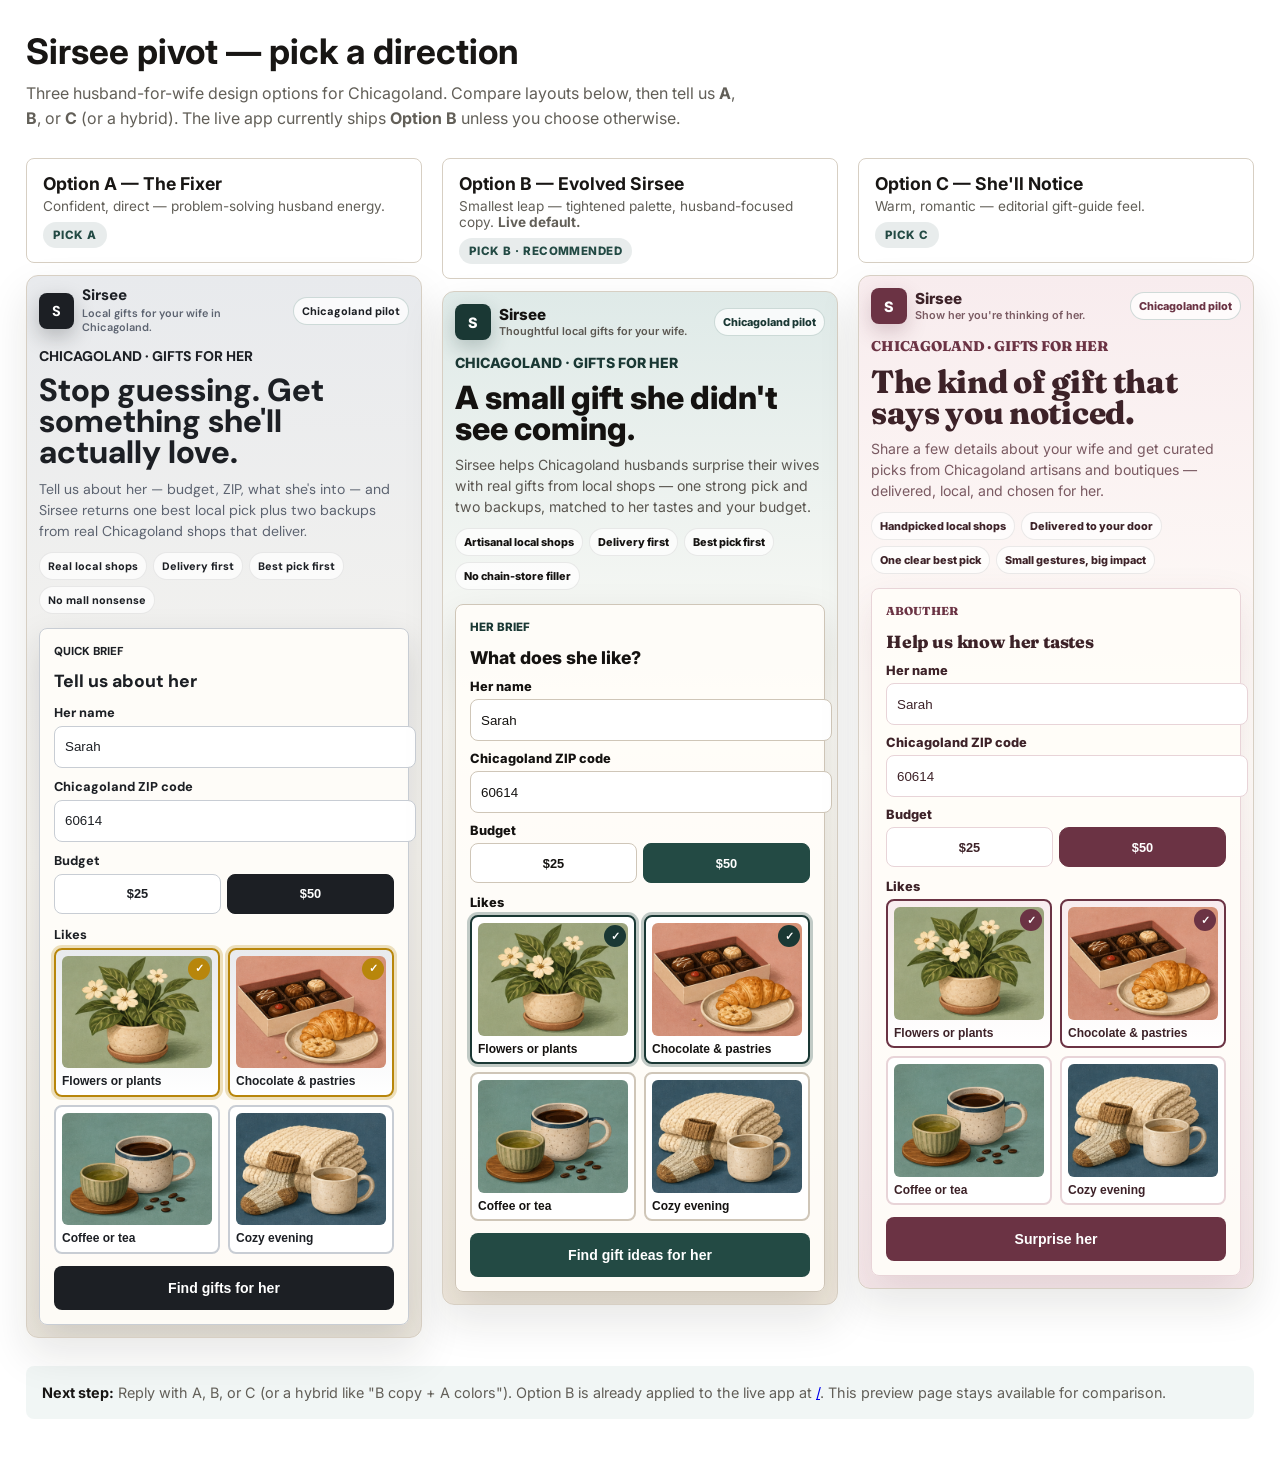
<file: design-preview.html>
<!doctype html>
<html lang="en">
  <head>
    <meta charset="UTF-8" />
    <meta name="viewport" content="width=device-width, initial-scale=1.0" />
    <title>Sirsee design preview — gifts for your wife</title>
    <link rel="preconnect" href="https://fonts.googleapis.com" />
    <link rel="preconnect" href="https://fonts.gstatic.com" crossorigin />
    <link
      href="https://fonts.googleapis.com/css2?family=DM+Sans:opsz,wght@9..40,400;600;700;800&family=Fraunces:opsz,wght@9..144,500;600;700&family=Inter:wght@400;600;700;800&display=swap"
      rel="stylesheet"
    />
    <link rel="stylesheet" href="./design-preview.css" />
  </head>
  <body>
    <div class="preview-page">
      <header class="preview-intro">
        <h1>Sirsee pivot — pick a direction</h1>
        <p>
          Three husband-for-wife design options for Chicagoland. Compare layouts below, then tell us
          <strong>A</strong>, <strong>B</strong>, or <strong>C</strong> (or a hybrid). The live app currently ships
          <strong>Option B</strong> unless you choose otherwise.
        </p>
      </header>

      <nav class="preview-tabs" aria-label="Design options">
        <a class="preview-tab" href="#theme-a">A — The Fixer</a>
        <a class="preview-tab" href="#theme-b">B — Evolved Sirsee</a>
        <a class="preview-tab" href="#theme-c">C — She'll Notice</a>
      </nav>
      <span id="theme-a" hidden></span>
      <span id="theme-b" hidden></span>
      <span id="theme-c" hidden></span>

      <div class="preview-grid">
        <!-- Option A -->
        <article class="preview-column" id="col-a">
          <div class="preview-column-header">
            <h2>Option A — The Fixer</h2>
            <p>Confident, direct — problem-solving husband energy.</p>
            <span class="preview-pick-label">Pick A</span>
          </div>
          <div class="preview-mockup theme-a">
            <div class="mock-shell">
              <div class="topbar">
                <div class="brand">
                  <span class="brand-mark">S</span>
                  <span>
                    <span class="brand-title">Sirsee</span>
                    <span class="brand-caption">Local gifts for your wife in Chicagoland.</span>
                  </span>
                </div>
                <span class="city-badge">Chicagoland pilot</span>
              </div>
              <section class="brief-screen">
                <div class="brief-copy">
                  <p class="eyebrow">Chicagoland · gifts for her</p>
                  <h1>Stop guessing. Get something she'll actually love.</h1>
                  <p>
                    Tell us about her — budget, ZIP, what she's into — and Sirsee returns one best local pick plus two
                    backups from real Chicagoland shops that deliver.
                  </p>
                  <div class="promise-list">
                    <span>Real local shops</span>
                    <span>Delivery first</span>
                    <span>Best pick first</span>
                    <span>No mall nonsense</span>
                  </div>
                </div>
                <form class="brief-panel">
                  <div class="section-heading">
                    <p class="eyebrow">Quick brief</p>
                    <h2>Tell us about her</h2>
                  </div>
                  <div class="field-grid">
                    <div class="field">
                      <span class="field-title">Her name</span>
                      <input class="input" type="text" value="Sarah" readonly />
                    </div>
                    <div class="field">
                      <span class="field-title">Chicagoland ZIP code</span>
                      <input class="input" type="text" value="60614" readonly />
                    </div>
                    <div class="field">
                      <span class="field-title">Budget</span>
                      <div class="segment-group">
                        <button class="segment" type="button">$25</button>
                        <button class="segment is-selected" type="button">$50</button>
                      </div>
                    </div>
                  </div>
                  <div class="field">
                    <span class="field-title">Likes</span>
                    <div class="like-grid">
                      <button class="like-tile is-selected" type="button">
                        <img src="./assets/likes/flowers-plants.png" alt="" />
                        <span>Flowers or plants</span>
                      </button>
                      <button class="like-tile is-selected" type="button">
                        <img src="./assets/likes/chocolate-pastries.png" alt="" />
                        <span>Chocolate &amp; pastries</span>
                      </button>
                      <button class="like-tile" type="button">
                        <img src="./assets/likes/coffee-tea.png" alt="" />
                        <span>Coffee or tea</span>
                      </button>
                      <button class="like-tile" type="button">
                        <img src="./assets/likes/cozy-night.png" alt="" />
                        <span>Cozy evening</span>
                      </button>
                    </div>
                  </div>
                  <button class="primary" type="button">Find gifts for her</button>
                </form>
              </section>
            </div>
          </div>
        </article>

        <!-- Option B -->
        <article class="preview-column" id="col-b">
          <div class="preview-column-header">
            <h2>Option B — Evolved Sirsee</h2>
            <p>Smallest leap — tightened palette, husband-focused copy. <strong>Live default.</strong></p>
            <span class="preview-pick-label">Pick B · Recommended</span>
          </div>
          <div class="preview-mockup theme-b">
            <div class="mock-shell">
              <div class="topbar">
                <div class="brand">
                  <span class="brand-mark">S</span>
                  <span>
                    <span class="brand-title">Sirsee</span>
                    <span class="brand-caption">Thoughtful local gifts for your wife.</span>
                  </span>
                </div>
                <span class="city-badge">Chicagoland pilot</span>
              </div>
              <section class="brief-screen">
                <div class="brief-copy">
                  <p class="eyebrow">Chicagoland · gifts for her</p>
                  <h1>A small gift she didn't see coming.</h1>
                  <p>
                    Sirsee helps Chicagoland husbands surprise their wives with real gifts from local shops — one strong
                    pick and two backups, matched to her tastes and your budget.
                  </p>
                  <div class="promise-list">
                    <span>Artisanal local shops</span>
                    <span>Delivery first</span>
                    <span>Best pick first</span>
                    <span>No chain-store filler</span>
                  </div>
                </div>
                <form class="brief-panel">
                  <div class="section-heading">
                    <p class="eyebrow">Her brief</p>
                    <h2>What does she like?</h2>
                  </div>
                  <div class="field-grid">
                    <div class="field">
                      <span class="field-title">Her name</span>
                      <input class="input" type="text" value="Sarah" readonly />
                    </div>
                    <div class="field">
                      <span class="field-title">Chicagoland ZIP code</span>
                      <input class="input" type="text" value="60614" readonly />
                    </div>
                    <div class="field">
                      <span class="field-title">Budget</span>
                      <div class="segment-group">
                        <button class="segment" type="button">$25</button>
                        <button class="segment is-selected" type="button">$50</button>
                      </div>
                    </div>
                  </div>
                  <div class="field">
                    <span class="field-title">Likes</span>
                    <div class="like-grid">
                      <button class="like-tile is-selected" type="button">
                        <img src="./assets/likes/flowers-plants.png" alt="" />
                        <span>Flowers or plants</span>
                      </button>
                      <button class="like-tile is-selected" type="button">
                        <img src="./assets/likes/chocolate-pastries.png" alt="" />
                        <span>Chocolate &amp; pastries</span>
                      </button>
                      <button class="like-tile" type="button">
                        <img src="./assets/likes/coffee-tea.png" alt="" />
                        <span>Coffee or tea</span>
                      </button>
                      <button class="like-tile" type="button">
                        <img src="./assets/likes/cozy-night.png" alt="" />
                        <span>Cozy evening</span>
                      </button>
                    </div>
                  </div>
                  <button class="primary" type="button">Find gift ideas for her</button>
                </form>
              </section>
            </div>
          </div>
        </article>

        <!-- Option C -->
        <article class="preview-column" id="col-c">
          <div class="preview-column-header">
            <h2>Option C — She'll Notice</h2>
            <p>Warm, romantic — editorial gift-guide feel.</p>
            <span class="preview-pick-label">Pick C</span>
          </div>
          <div class="preview-mockup theme-c">
            <div class="mock-shell">
              <div class="topbar">
                <div class="brand">
                  <span class="brand-mark">S</span>
                  <span>
                    <span class="brand-title">Sirsee</span>
                    <span class="brand-caption">Show her you're thinking of her.</span>
                  </span>
                </div>
                <span class="city-badge">Chicagoland pilot</span>
              </div>
              <section class="brief-screen">
                <div class="brief-copy">
                  <p class="eyebrow">Chicagoland · gifts for her</p>
                  <h1>The kind of gift that says you noticed.</h1>
                  <p>
                    Share a few details about your wife and get curated picks from Chicagoland artisans and boutiques —
                    delivered, local, and chosen for her.
                  </p>
                  <div class="promise-list">
                    <span>Handpicked local shops</span>
                    <span>Delivered to your door</span>
                    <span>One clear best pick</span>
                    <span>Small gestures, big impact</span>
                  </div>
                </div>
                <form class="brief-panel">
                  <div class="section-heading">
                    <p class="eyebrow">About her</p>
                    <h2>Help us know her tastes</h2>
                  </div>
                  <div class="field-grid">
                    <div class="field">
                      <span class="field-title">Her name</span>
                      <input class="input" type="text" value="Sarah" readonly />
                    </div>
                    <div class="field">
                      <span class="field-title">Chicagoland ZIP code</span>
                      <input class="input" type="text" value="60614" readonly />
                    </div>
                    <div class="field">
                      <span class="field-title">Budget</span>
                      <div class="segment-group">
                        <button class="segment" type="button">$25</button>
                        <button class="segment is-selected" type="button">$50</button>
                      </div>
                    </div>
                  </div>
                  <div class="field">
                    <span class="field-title">Likes</span>
                    <div class="like-grid">
                      <button class="like-tile is-selected" type="button">
                        <img src="./assets/likes/flowers-plants.png" alt="" />
                        <span>Flowers or plants</span>
                      </button>
                      <button class="like-tile is-selected" type="button">
                        <img src="./assets/likes/chocolate-pastries.png" alt="" />
                        <span>Chocolate &amp; pastries</span>
                      </button>
                      <button class="like-tile" type="button">
                        <img src="./assets/likes/coffee-tea.png" alt="" />
                        <span>Coffee or tea</span>
                      </button>
                      <button class="like-tile" type="button">
                        <img src="./assets/likes/cozy-night.png" alt="" />
                        <span>Cozy evening</span>
                      </button>
                    </div>
                  </div>
                  <button class="primary" type="button">Surprise her</button>
                </form>
              </section>
            </div>
          </div>
        </article>
      </div>

      <footer class="preview-footer">
        <strong>Next step:</strong> Reply with A, B, or C (or a hybrid like "B copy + A colors"). Option B is already
        applied to the live app at <a href="./">/</a>. This preview page stays available for comparison.
      </footer>
    </div>
    <script>
      const tabs = document.querySelectorAll(".preview-tab");
      const syncTabs = () => {
        const hash = location.hash || "#theme-b";
        tabs.forEach((tab) => {
          tab.classList.toggle("is-active", tab.getAttribute("href") === hash);
        });
      };
      window.addEventListener("hashchange", syncTabs);
      syncTabs();
    </script>
  </body>
</html>
</file>
<file: design-preview.css>
/* Design preview — three husband-for-wife directions. Not used by the live app. */

.preview-page {
  --preview-ink: #181614;
  --preview-muted: #625f58;
  max-width: 1400px;
  margin: 0 auto;
  padding: 24px 18px 48px;
  color: var(--preview-ink);
  font-family: Inter, ui-sans-serif, system-ui, sans-serif;
}

.preview-intro {
  max-width: 720px;
  margin-bottom: 28px;
}

.preview-intro h1 {
  margin: 0 0 10px;
  font-size: clamp(1.6rem, 4vw, 2.2rem);
  line-height: 1.1;
}

.preview-intro p {
  margin: 0;
  color: var(--preview-muted);
  line-height: 1.55;
}

.preview-tabs {
  display: none;
  gap: 8px;
  margin-bottom: 18px;
  overflow-x: auto;
  padding-bottom: 4px;
}

.preview-tab {
  flex-shrink: 0;
  padding: 10px 14px;
  border: 1px solid #d7cfc3;
  border-radius: 999px;
  background: #fff;
  color: var(--preview-ink);
  font-size: 0.82rem;
  font-weight: 800;
  text-decoration: none;
}

.preview-tab.is-active {
  background: #234a44;
  border-color: #234a44;
  color: #fff;
}

.preview-grid {
  display: grid;
  grid-template-columns: repeat(3, minmax(0, 1fr));
  gap: 20px;
  align-items: start;
}

.preview-column {
  min-width: 0;
}

.preview-column-header {
  margin-bottom: 12px;
  padding: 14px 16px;
  border: 1px solid #d7cfc3;
  border-radius: 8px;
  background: rgba(255, 255, 255, 0.9);
}

.preview-column-header h2 {
  margin: 0 0 4px;
  font-size: 1.1rem;
  line-height: 1.2;
}

.preview-column-header p {
  margin: 0;
  font-size: 0.85rem;
  color: var(--preview-muted);
}

.preview-pick-label {
  display: inline-block;
  margin-top: 8px;
  padding: 6px 10px;
  border-radius: 999px;
  background: rgba(35, 74, 68, 0.1);
  color: #234a44;
  font-size: 0.72rem;
  font-weight: 800;
  text-transform: uppercase;
  letter-spacing: 0.04em;
}

.preview-mockup {
  border: 1px solid #d7cfc3;
  border-radius: 12px;
  overflow: hidden;
  box-shadow: 0 18px 42px rgba(31, 28, 23, 0.1);
}

.preview-mockup .mock-shell {
  padding: 12px;
  min-height: 520px;
}

.preview-footer {
  margin-top: 28px;
  padding: 16px;
  border-radius: 8px;
  background: rgba(228, 238, 236, 0.5);
  color: var(--preview-muted);
  font-size: 0.9rem;
  line-height: 1.5;
}

.preview-footer strong {
  color: var(--preview-ink);
}

/* Scale mockups down slightly on desktop columns */
.preview-mockup .mock-shell {
  font-size: 0.92rem;
}

.preview-mockup h1 {
  font-size: clamp(1.35rem, 4vw, 2rem) !important;
  margin-bottom: 10px;
}

.preview-mockup .brief-screen {
  display: grid;
  gap: 14px;
}

.preview-mockup .brief-copy p {
  font-size: 0.88rem;
}

.preview-mockup .brief-panel {
  padding: 14px;
}

.preview-mockup .like-grid {
  grid-template-columns: repeat(2, minmax(0, 1fr));
}

.preview-mockup .like-tile {
  min-height: 108px;
}

.preview-mockup .topbar {
  margin-bottom: 12px;
}

.preview-mockup .brand-caption {
  font-size: 0.68rem;
}

.preview-mockup .city-badge {
  font-size: 0.68rem;
  padding: 6px 8px;
}

/* Theme A — The Fixer */
.theme-a {
  --ink: #1c1f24;
  --muted: #5c6370;
  --paper: #f7f5f0;
  --warm: #ebe6dc;
  --cool: #e8eaed;
  --line: #c8cdd4;
  --accent: #b8860b;
  --accent-deep: #1c1f24;
  --clay: #b8860b;
  --shadow: 0 14px 36px rgba(28, 31, 36, 0.14);
  font-family: "DM Sans", Inter, ui-sans-serif, sans-serif;
  color: var(--ink);
  background: linear-gradient(180deg, var(--cool) 0, var(--paper) 55%, var(--warm) 100%);
}

.theme-a .brand-mark {
  background: var(--accent-deep);
  box-shadow: 0 8px 20px rgba(28, 31, 36, 0.25);
}

.theme-a .eyebrow,
.theme-a .city-badge {
  color: var(--accent-deep);
}

.theme-a .city-badge {
  border-color: rgba(28, 31, 36, 0.2);
}

.theme-a .promise-list span {
  color: var(--accent-deep);
  border-color: rgba(28, 31, 36, 0.15);
}

.theme-a .segment.is-selected,
.theme-a .primary {
  background: var(--accent-deep);
  border-color: var(--accent-deep);
}

.theme-a .segment.is-selected {
  color: #fff;
}

.theme-a .primary {
  color: #fff;
}

.theme-a .like-tile.is-selected {
  border-color: var(--accent);
  background: linear-gradient(180deg, rgba(232, 234, 237, 0.98) 0, #fff 100%);
  box-shadow: 0 0 0 3px rgba(184, 134, 11, 0.25);
}

.theme-a .like-tile.is-selected::after {
  background: var(--accent);
}

.theme-a h1,
.theme-a h2,
.theme-a .field-title {
  font-family: "DM Sans", Inter, sans-serif;
}

/* Theme B — Evolved Sirsee */
.theme-b {
  --ink: #141210;
  --muted: #5a5650;
  --paper: #fcfbf7;
  --warm: #f0e8dc;
  --cool: #dfeae8;
  --line: #cfc6b8;
  --accent: #234a44;
  --accent-deep: #1a3834;
  --clay: #a04f38;
  --shadow: 0 18px 42px rgba(20, 18, 16, 0.14);
  color: var(--ink);
  background: linear-gradient(180deg, var(--cool) 0, var(--paper) 42%, var(--warm) 100%);
}

.theme-b .brand-mark {
  background: var(--accent-deep);
  box-shadow: 0 8px 20px rgba(26, 56, 52, 0.24);
}

.theme-b .eyebrow,
.theme-b .city-badge {
  color: var(--accent-deep);
}

.theme-b .segment.is-selected,
.theme-b .primary {
  background: var(--accent);
  border-color: var(--accent);
  color: #fff;
}

.theme-b .like-tile.is-selected {
  border-color: var(--accent-deep);
  box-shadow: 0 0 0 3px rgba(35, 74, 68, 0.28);
}

.theme-b .like-tile.is-selected::after {
  background: var(--accent-deep);
}

/* Theme C — She'll Notice */
.theme-c {
  --ink: #3d2228;
  --muted: #7a5a62;
  --paper: #fffdf9;
  --warm: #f5e8ea;
  --cool: #f8ecee;
  --line: #e8d4d8;
  --accent: #9e6b5a;
  --accent-deep: #6b3344;
  --clay: #6b3344;
  --shadow: 0 16px 40px rgba(107, 51, 68, 0.12);
  font-family: Inter, ui-sans-serif, sans-serif;
  color: var(--ink);
  background: linear-gradient(180deg, var(--cool) 0, var(--paper) 48%, var(--warm) 100%);
}

.theme-c h1,
.theme-c h2,
.theme-c .eyebrow {
  font-family: Fraunces, Georgia, serif;
  font-weight: 600;
  text-transform: none;
  letter-spacing: -0.01em;
}

.theme-c .eyebrow {
  font-size: 0.82rem;
  text-transform: none;
  font-weight: 600;
  color: var(--accent-deep);
}

.theme-c .brand-mark {
  background: var(--accent-deep);
  border-radius: 10px;
  box-shadow: 0 8px 20px rgba(107, 51, 68, 0.22);
}

.theme-c .brief-panel,
.theme-c .promise-list span {
  border-radius: 12px;
}

.theme-c .segment.is-selected,
.theme-c .primary {
  background: var(--accent-deep);
  border-color: var(--accent-deep);
  color: #fff;
  border-radius: 10px;
}

.theme-c .like-tile {
  border-radius: 10px;
}

.theme-c .like-tile.is-selected {
  border-color: var(--accent-deep);
  background: linear-gradient(180deg, rgba(248, 236, 238, 0.98) 0, #fff 100%);
}

.theme-c .like-tile.is-selected::after {
  background: var(--accent-deep);
}

.theme-c .city-badge {
  color: var(--accent-deep);
  border-color: rgba(107, 51, 68, 0.2);
}

/* Shared mockup component styles (mirror styles.css) */
.mock-shell .topbar {
  display: flex;
  align-items: center;
  justify-content: space-between;
  gap: 8px;
}

.mock-shell .brand {
  display: flex;
  align-items: center;
  gap: 8px;
  min-width: 0;
}

.mock-shell .brand-mark {
  display: grid;
  width: 36px;
  height: 36px;
  place-items: center;
  border-radius: 8px;
  color: #fff;
  font-weight: 800;
  font-size: 0.9rem;
}

.mock-shell .brand-title {
  display: block;
  font-size: 0.95rem;
  font-weight: 800;
  line-height: 1;
}

.mock-shell .brand-caption {
  display: block;
  margin-top: 2px;
  font-size: 0.68rem;
  font-weight: 600;
  color: var(--muted);
}

.mock-shell .city-badge {
  flex-shrink: 0;
  padding: 6px 8px;
  border: 1px solid rgba(47, 100, 93, 0.22);
  border-radius: 999px;
  background: rgba(255, 255, 255, 0.76);
  font-size: 0.68rem;
  font-weight: 800;
}

.mock-shell .eyebrow {
  margin: 0 0 8px;
  font-size: 0.72rem;
  font-weight: 800;
  text-transform: uppercase;
}

.mock-shell h1 {
  margin: 0 0 10px;
  line-height: 0.98;
  font-weight: 800;
}

.mock-shell h2 {
  margin: 0;
  font-size: 1.1rem;
  line-height: 1.1;
  font-weight: 800;
}

.mock-shell p {
  margin: 0;
  color: var(--muted);
  line-height: 1.5;
}

.mock-shell .promise-list {
  display: flex;
  flex-wrap: wrap;
  gap: 6px;
  margin-top: 10px;
}

.mock-shell .promise-list span {
  padding: 6px 8px;
  border-radius: 999px;
  font-size: 0.68rem;
  font-weight: 800;
  background: rgba(255, 255, 255, 0.72);
  border: 1px solid rgba(0, 0, 0, 0.08);
}

.mock-shell .brief-panel {
  border: 1px solid var(--line);
  border-radius: 8px;
  background: rgba(255, 253, 249, 0.92);
  box-shadow: var(--shadow);
  display: grid;
  gap: 12px;
}

.mock-shell .section-heading {
  display: grid;
  gap: 4px;
}

.mock-shell .field-grid {
  display: grid;
  gap: 10px;
}

.mock-shell .field {
  display: grid;
  gap: 5px;
}

.mock-shell .field-title {
  font-size: 0.8rem;
  font-weight: 800;
  color: var(--ink);
}

.mock-shell .input {
  width: 100%;
  min-height: 40px;
  padding: 0 10px;
  border: 1px solid var(--line);
  border-radius: 8px;
  background: #fff;
  color: var(--ink);
}

.mock-shell .segment-group {
  display: grid;
  grid-template-columns: repeat(2, 1fr);
  gap: 6px;
}

.mock-shell .segment {
  min-height: 40px;
  border: 1px solid var(--line);
  border-radius: 8px;
  background: #fff;
  font-size: 0.8rem;
  font-weight: 800;
  color: var(--ink);
}

.mock-shell .segment.is-selected {
  color: #fff;
}

.mock-shell .like-grid {
  display: grid;
  gap: 8px;
}

.mock-shell .like-tile {
  position: relative;
  display: grid;
  gap: 6px;
  padding: 6px;
  border: 2px solid var(--line);
  border-radius: 8px;
  background: #fff;
  text-align: left;
}

.mock-shell .like-tile img {
  width: 100%;
  aspect-ratio: 4/3;
  border-radius: 6px;
  object-fit: cover;
  background: #eadfd4;
}

.mock-shell .like-tile span {
  font-size: 0.75rem;
  font-weight: 800;
  line-height: 1.2;
  color: var(--ink);
}

.mock-shell .like-tile.is-selected::after {
  content: "✓";
  position: absolute;
  top: 8px;
  right: 8px;
  width: 22px;
  height: 22px;
  display: grid;
  place-items: center;
  border-radius: 999px;
  color: #fff;
  font-size: 0.7rem;
  font-weight: 800;
}

.mock-shell .primary {
  width: 100%;
  min-height: 44px;
  border: 0;
  border-radius: 8px;
  font-weight: 800;
  font-size: 0.88rem;
}

@media (max-width: 1100px) {
  .preview-grid {
    grid-template-columns: 1fr;
    gap: 28px;
  }

  .preview-tabs {
    display: flex;
  }

  .preview-column:not(:target) {
    display: none;
  }

  .preview-column:target,
  .preview-column:first-child {
    display: block;
  }

  #theme-a:target ~ .preview-grid .preview-column,
  .preview-page:has(#theme-a:target) .preview-column {
    display: none;
  }
}

@media (max-width: 1100px) {
  .preview-page:has(#theme-a:target) #col-a,
  .preview-page:has(#theme-b:target) #col-b,
  .preview-page:has(#theme-c:target) #col-c {
    display: block;
  }

  .preview-page:has(#theme-a:target) #col-b,
  .preview-page:has(#theme-a:target) #col-c,
  .preview-page:has(#theme-b:target) #col-a,
  .preview-page:has(#theme-b:target) #col-c,
  .preview-page:has(#theme-c:target) #col-a,
  .preview-page:has(#theme-c:target) #col-b {
    display: none;
  }
}

@media (min-width: 1101px) {
  .preview-column {
    display: block !important;
  }
}
</file>
